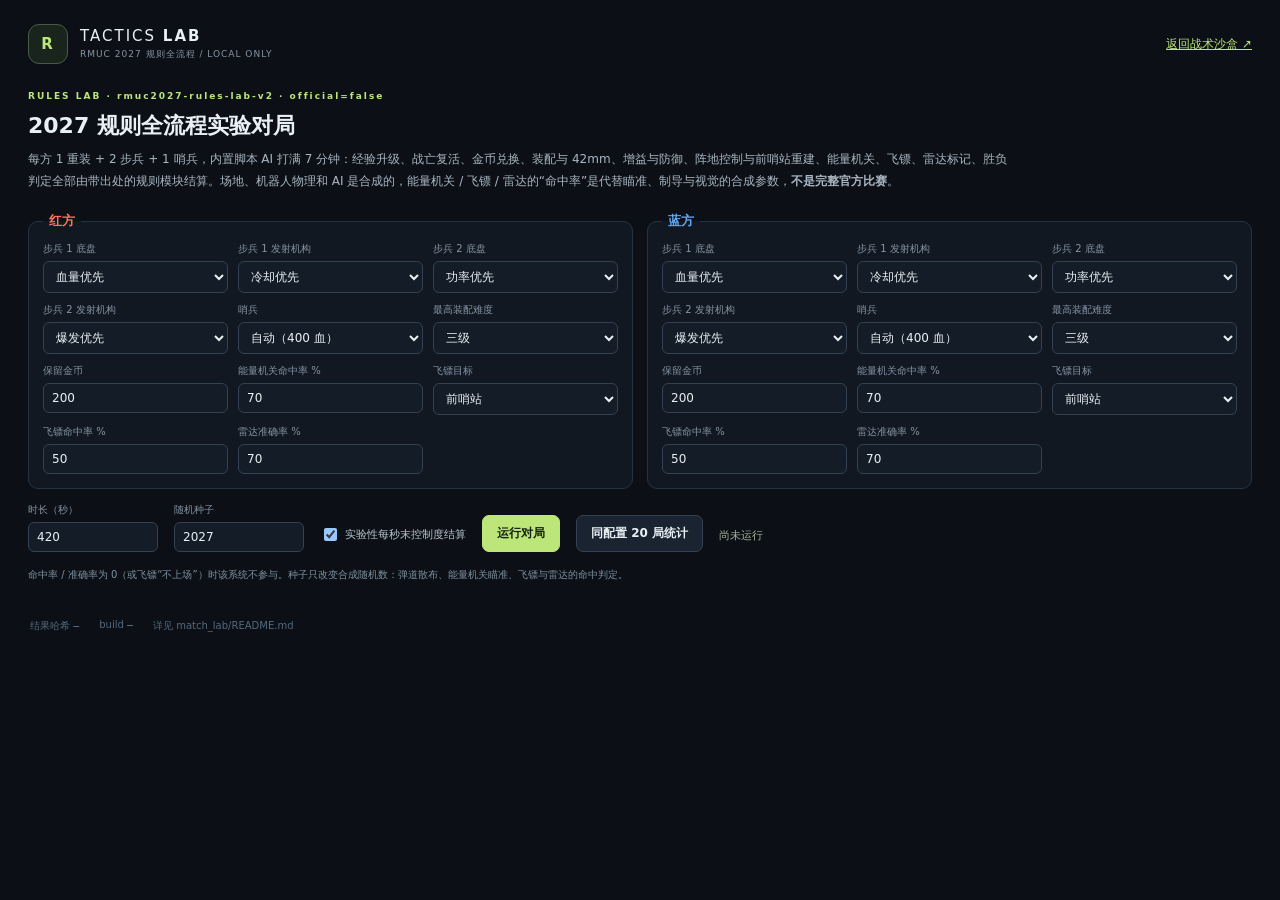
<file: web/lab.html>
<!doctype html>
<html lang="zh-CN">
<head>
  <meta charset="UTF-8">
  <meta name="viewport" content="width=device-width, initial-scale=1">
  <meta name="color-scheme" content="dark">
  <title>RMUC · 规则全流程实验</title>
  <link rel="stylesheet" href="lab.css">
</head>
<body>
<main class="lab">
  <header class="lab-header">
    <a class="brand" href="/"><span class="brand-mark">R</span><span>TACTICS <b>LAB</b><small>RMUC 2027 规则全流程 / LOCAL ONLY</small></span></a>
    <a class="back-link" href="/">返回战术沙盒 ↗</a>
  </header>
  <section class="intro">
    <div>
      <span class="eyebrow">RULES LAB · rmuc2027-rules-lab-v2 · official=false</span>
      <h1>2027 规则全流程实验对局</h1>
      <p>每方 1 重装 + 2 步兵 + 1 哨兵，内置脚本 AI 打满 7 分钟：经验升级、战亡复活、金币兑换、装配与 42mm、增益与防御、阵地控制与前哨站重建、能量机关、飞镖、雷达标记、胜负判定全部由带出处的规则模块结算。场地、机器人物理和 AI 是合成的，能量机关 / 飞镖 / 雷达的“命中率”是代替瞄准、制导与视觉的合成参数，<b>不是完整官方比赛</b>。</p>
    </div>
  </section>

  <form id="config" class="config" autocomplete="off">
    <fieldset class="team red" data-team="red">
      <legend>红方</legend>
      <label>步兵 1 底盘<select name="red-c0"><option value="hp">血量优先</option><option value="power">功率优先</option></select></label>
      <label>步兵 1 发射机构<select name="red-l0"><option value="cooling">冷却优先</option><option value="burst">爆发优先</option></select></label>
      <label>步兵 2 底盘<select name="red-c1"><option value="hp">血量优先</option><option value="power" selected>功率优先</option></select></label>
      <label>步兵 2 发射机构<select name="red-l1"><option value="cooling">冷却优先</option><option value="burst" selected>爆发优先</option></select></label>
      <label>哨兵<select name="red-sentry"><option value="auto">自动（400 血）</option><option value="semi">半自动（200 血）</option></select></label>
      <label>最高装配难度<select name="red-asm"><option value="3">三级</option><option value="2">二级</option><option value="1">一级</option><option value="0">不装配</option></select></label>
      <label>保留金币<input name="red-reserve" type="number" min="0" max="5000" step="50" value="200"></label>
      <label>能量机关命中率 %<input name="red-energy" type="number" min="0" max="100" step="5" value="70"></label>
      <label>飞镖目标<select name="red-dart"><option value="outpost">前哨站</option><option value="base-fixed">基地固定目标</option><option value="base-random-fixed">基地随机固定目标</option><option value="base-random-moving">基地随机移动目标</option><option value="base-terminal-moving">基地末端移动目标</option><option value="none">不上场</option></select></label>
      <label>飞镖命中率 %<input name="red-dart-acc" type="number" min="0" max="100" step="5" value="50"></label>
      <label>雷达准确率 %<input name="red-radar" type="number" min="0" max="100" step="5" value="70"></label>
    </fieldset>
    <fieldset class="team blue" data-team="blue">
      <legend>蓝方</legend>
      <label>步兵 1 底盘<select name="blue-c0"><option value="hp">血量优先</option><option value="power">功率优先</option></select></label>
      <label>步兵 1 发射机构<select name="blue-l0"><option value="cooling">冷却优先</option><option value="burst">爆发优先</option></select></label>
      <label>步兵 2 底盘<select name="blue-c1"><option value="hp">血量优先</option><option value="power" selected>功率优先</option></select></label>
      <label>步兵 2 发射机构<select name="blue-l1"><option value="cooling">冷却优先</option><option value="burst" selected>爆发优先</option></select></label>
      <label>哨兵<select name="blue-sentry"><option value="auto">自动（400 血）</option><option value="semi">半自动（200 血）</option></select></label>
      <label>最高装配难度<select name="blue-asm"><option value="3">三级</option><option value="2">二级</option><option value="1">一级</option><option value="0">不装配</option></select></label>
      <label>保留金币<input name="blue-reserve" type="number" min="0" max="5000" step="50" value="200"></label>
      <label>能量机关命中率 %<input name="blue-energy" type="number" min="0" max="100" step="5" value="70"></label>
      <label>飞镖目标<select name="blue-dart"><option value="outpost">前哨站</option><option value="base-fixed">基地固定目标</option><option value="base-random-fixed">基地随机固定目标</option><option value="base-random-moving">基地随机移动目标</option><option value="base-terminal-moving">基地末端移动目标</option><option value="none">不上场</option></select></label>
      <label>飞镖命中率 %<input name="blue-dart-acc" type="number" min="0" max="100" step="5" value="50"></label>
      <label>雷达准确率 %<input name="blue-radar" type="number" min="0" max="100" step="5" value="70"></label>
    </fieldset>
    <div class="run-row">
      <label>时长（秒）<input name="duration" type="number" min="10" max="420" step="10" value="420"></label>
      <label>随机种子<input name="seed" type="number" min="0" max="999999999" step="1" value="2027"></label>
      <label class="check"><input name="credits" type="checkbox" checked> 实验性每秒末控制度结算</label>
      <button id="run" class="primary" type="submit">运行对局</button>
      <button id="sweep" type="button" title="同一配置、从当前种子起连续 20 个种子各打一局，只返回统计">同配置 20 局统计</button>
      <span id="status" class="status" role="status">尚未运行</span>
    </div>
    <p class="hint">命中率 / 准确率为 0（或飞镖“不上场”）时该系统不参与。种子只改变合成随机数：弹道散布、能量机关瞄准、飞镖与雷达的命中判定。</p>
  </form>

  <section id="sweep-result" class="sweep" hidden aria-live="polite">
    <h3>同配置多局统计 <small id="sweep-range"></small></h3>
    <div class="sweep-bar" role="img" aria-label="胜负分布"><i id="sweep-red"></i><i id="sweep-draw"></i><i id="sweep-blue"></i></div>
    <p id="sweep-text"></p>
    <p class="hint">各局只有合成随机数不同。场地、机器人物理与 AI 都是合成模型，这些统计<b>不代表真实比赛胜率</b>。</p>
  </section>

  <section id="result" class="result" hidden>
    <div class="scoreboard">
      <div class="side red"><small>红方基地</small><strong id="red-base">10000</strong><span id="red-line"></span></div>
      <div class="verdict"><span id="clock">0:00</span><b id="outcome"></b><small id="reason"></small></div>
      <div class="side blue"><small>蓝方基地</small><strong id="blue-base">10000</strong><span id="blue-line"></span></div>
    </div>
    <div class="workspace">
      <section class="field-panel">
        <canvas id="field" width="1200" height="760" aria-label="对局回放画面"></canvas>
        <div class="player">
          <button id="play" type="button">▶ 播放</button>
          <select id="speed" aria-label="回放速度"><option value="1">1×</option><option value="4" selected>4×</option><option value="16">16×</option><option value="60">60×</option></select>
          <input id="scrub" type="range" min="0" max="0" value="0" aria-label="时间轴">
          <span id="frame-time" class="mono">0.0 s</span>
        </div>
        <p class="legend"><i class="sw red"></i>红方 <i class="sw blue"></i>蓝方 · H 重装 / I 步兵 / S 哨兵 · 白圈 = 无敌 · 黄圈 = 虚弱 · 灰 = 战亡读条 · 阵地底色 = 当前控制方（虚线 = 临时控制） · 青框 = 补给区 · 紫框 = 装配区 · 黄虚框 = 能量机关击打点 · E = 能量机关（黄圈 = 正在激活，实心 = 增益中，双圈 = 大能量机关增益） · 紫点 = 被对方雷达标记易伤</p>
      </section>
      <aside>
        <section class="card"><h3>机器人</h3><div id="robots" class="robots"></div></section>
        <section class="card"><h3>阵地</h3><div id="positions" class="positions"></div></section>
        <section class="card"><h3>能量机关 · 飞镖 · 雷达</h3><div id="systems" class="systems"></div></section>
        <section class="card events"><h3>事件 <small id="event-count"></small></h3><ol id="events"></ol></section>
      </aside>
    </div>
  </section>
  <footer><span>结果哈希 <code id="hash">—</code></span><span>build <code id="build">—</code></span><span>详见 match_lab/README.md</span></footer>
</main>
<script src="lab.js"></script>
</body>
</html>
</file>
<file: web/lab.css>
:root{--bg:#0c1016;--panel:#111822;--line:#273240;--muted:#8694a4;--text:#e9f0f5;--red:#ff705e;--blue:#60a8ef;--accent:#bce679;font-family:Inter,"Noto Sans SC",system-ui,-apple-system,"Segoe UI",sans-serif;color:var(--text);background:var(--bg)}
*{box-sizing:border-box}body{margin:0;background:var(--bg)}[hidden]{display:none!important}
button,select,input{font:inherit;color:var(--text)}
button{background:#1a2430;border:1px solid #334152;border-radius:7px;padding:9px 14px;font-size:12px;font-weight:600;cursor:pointer}
button:hover{border-color:#96a8b9;background:#253240}button:disabled{opacity:.4;cursor:wait}
.primary{background:var(--accent);color:#17220e;border-color:var(--accent)}.primary:hover{background:#d1f69b;border-color:#d1f69b}
select,input[type=number]{background:#141d27;border:1px solid #334152;border-radius:6px;padding:7px 8px;font-size:12px;width:100%}
:focus-visible{outline:2px solid var(--accent);outline-offset:2px}
.lab{max-width:1500px;margin:auto;padding:24px 28px}
.lab-header{display:flex;justify-content:space-between;align-items:center;margin-bottom:20px}
.brand{display:flex;gap:12px;align-items:center;color:var(--text);text-decoration:none;font-size:15px;letter-spacing:2px}
.brand-mark{width:40px;height:40px;border:1px solid #485b48;border-radius:11px;display:grid;place-items:center;color:var(--accent);font-weight:900;background:#19241c}
.brand small{display:block;font-size:9px;letter-spacing:1px;color:var(--muted);margin-top:3px}
.back-link{color:var(--accent);font-size:12px}
.eyebrow{color:var(--accent);letter-spacing:2px;font-size:9px;font-weight:600}
.intro h1{font-size:22px;margin:8px 0;font-weight:650}.intro p{font-size:12px;line-height:1.8;color:#a9b6c2;max-width:980px;margin:0}
.config{display:grid;grid-template-columns:1fr 1fr;gap:14px;margin:20px 0}
.team{border:1px solid var(--line);border-radius:10px;padding:12px 14px 14px;margin:0;display:grid;grid-template-columns:repeat(auto-fill,minmax(150px,1fr));gap:10px;background:var(--panel)}
.team legend{padding:0 6px;font-weight:700;font-size:13px}.team.red legend{color:var(--red)}.team.blue legend{color:var(--blue)}
.team label,.run-row label{font-size:10px;color:var(--muted);display:flex;flex-direction:column;gap:5px}
.run-row{grid-column:1/-1;display:flex;align-items:flex-end;gap:16px;flex-wrap:wrap}
.run-row label{width:130px}.run-row .check{flex-direction:row;align-items:center;width:auto;font-size:11px;color:#b8c5d0;padding-bottom:8px}
.status{font-size:11px;color:#a5b394;padding-bottom:9px;min-width:0;overflow-wrap:anywhere}.status.error{color:#efb3a9}
.scoreboard{display:grid;grid-template-columns:1fr auto 1fr;gap:16px;align-items:center;border:1px solid var(--line);border-radius:10px;padding:14px 18px;background:var(--panel)}
.side small{font-size:10px;color:var(--muted);display:block}.side strong{font-size:28px;font-variant-numeric:tabular-nums}.side span{display:block;font-size:10px;color:#9fb0bf;margin-top:4px;line-height:1.6}
.side.red strong{color:var(--red)}.side.blue{text-align:right}.side.blue strong{color:var(--blue)}
.verdict{text-align:center;display:flex;flex-direction:column;gap:4px}.verdict span{font:600 22px ui-monospace,monospace}.verdict b{font-size:14px;color:#d6e6bd}.verdict small{font-size:10px;color:var(--muted)}
.workspace{display:grid;grid-template-columns:minmax(0,1fr) 330px;gap:14px;margin-top:14px}
.field-panel{border:1px solid var(--line);border-radius:10px;overflow:hidden;background:#0c131b;align-self:start}
canvas{display:block;width:100%;height:auto;background:#0d151e}
.player{display:flex;gap:10px;align-items:center;padding:10px 12px;border-top:1px solid var(--line)}
.player select{width:auto}.player input[type=range]{flex:1;min-width:0;accent-color:var(--accent)}
.mono{font:11px ui-monospace,monospace;color:#c9d5df;white-space:nowrap}
.legend{font-size:9px;line-height:1.7;color:#7e91a1;margin:0;padding:8px 12px;border-top:1px solid var(--line)}
.sw{display:inline-block;width:9px;height:9px;border-radius:50%;vertical-align:middle;margin:0 3px 0 6px}.sw.red{background:var(--red)}.sw.blue{background:var(--blue)}
aside{display:flex;flex-direction:column;gap:12px}
.card{background:var(--panel);border:1px solid var(--line);border-radius:10px;padding:12px 14px}
.card h3{font-size:12px;margin:0 0 8px;font-weight:600}.card h3 small{color:var(--muted);font-weight:400}
.robot{display:grid;grid-template-columns:22px 1fr auto;gap:6px;align-items:center;font-size:10px;padding:4px 0;border-top:1px solid #1c2733}
.robot:first-child{border-top:0}.robot b{font:700 11px ui-monospace,monospace;text-align:center}.robot.red b{color:var(--red)}.robot.blue b{color:var(--blue)}
.robot .bar{height:4px;background:#2b3440;border-radius:3px;overflow:hidden;margin-top:3px}.robot .bar i{display:block;height:100%}
.robot.red .bar i{background:var(--red)}.robot.blue .bar i{background:var(--blue)}.robot.dead{opacity:.45}
.robot .meta{color:#9aabba;white-space:nowrap;font-variant-numeric:tabular-nums}
.positions{display:grid;grid-template-columns:1fr 1fr;gap:6px;font-size:10px}
.positions div{border:1px solid var(--line);border-radius:6px;padding:6px 8px;color:#b5c2cd}.positions div.red{border-color:#6a3a33}.positions div.blue{border-color:#2f5170}
.events ol{list-style:none;margin:0;padding:0;max-height:320px;overflow:auto}
.events li{font-size:10px;line-height:1.7;color:#a6b4c1}.events time{color:#647b8e;margin-right:6px;font-family:ui-monospace,monospace}
.hint{grid-column:1/-1;font-size:10px;line-height:1.7;color:#7e91a1;margin:0}
.systems{display:grid;gap:6px;font-size:10px;line-height:1.7}
.systems div{border:1px solid var(--line);border-radius:6px;padding:6px 8px;color:#b5c2cd}.systems div.red{border-color:#6a3a33}.systems div.blue{border-color:#2f5170}
.systems b{font-weight:600}.systems .red b{color:var(--red)}.systems .blue b{color:var(--blue)}
.sweep{border:1px solid var(--line);border-radius:10px;padding:12px 16px;background:var(--panel);margin-bottom:14px}
.sweep h3{font-size:12px;margin:0 0 8px;font-weight:600}.sweep h3 small{color:var(--muted);font-weight:400}
.sweep p{font-size:11px;line-height:1.8;color:#b8c5d0;margin:8px 0 0}
.sweep-bar{display:flex;height:10px;border-radius:5px;overflow:hidden;background:#2b3440}
.sweep-bar i{display:block;height:100%}#sweep-red{background:var(--red)}#sweep-draw{background:#8694a4}#sweep-blue{background:var(--blue)}
footer{display:flex;gap:20px;flex-wrap:wrap;color:#52697c;font-size:10px;padding:16px 2px}footer code{color:#748b9e;overflow-wrap:anywhere}
@media(max-width:1000px){.workspace{grid-template-columns:1fr}aside{display:grid;grid-template-columns:1fr 1fr}.events{grid-column:1/-1}}
@media(max-width:700px){.lab{padding:14px 16px}.config{grid-template-columns:1fr}aside{grid-template-columns:1fr}.scoreboard{grid-template-columns:1fr 1fr}.verdict{grid-column:1/-1;grid-row:2}.side strong{font-size:22px}.run-row label{width:calc(50% - 8px)}}
</file>
